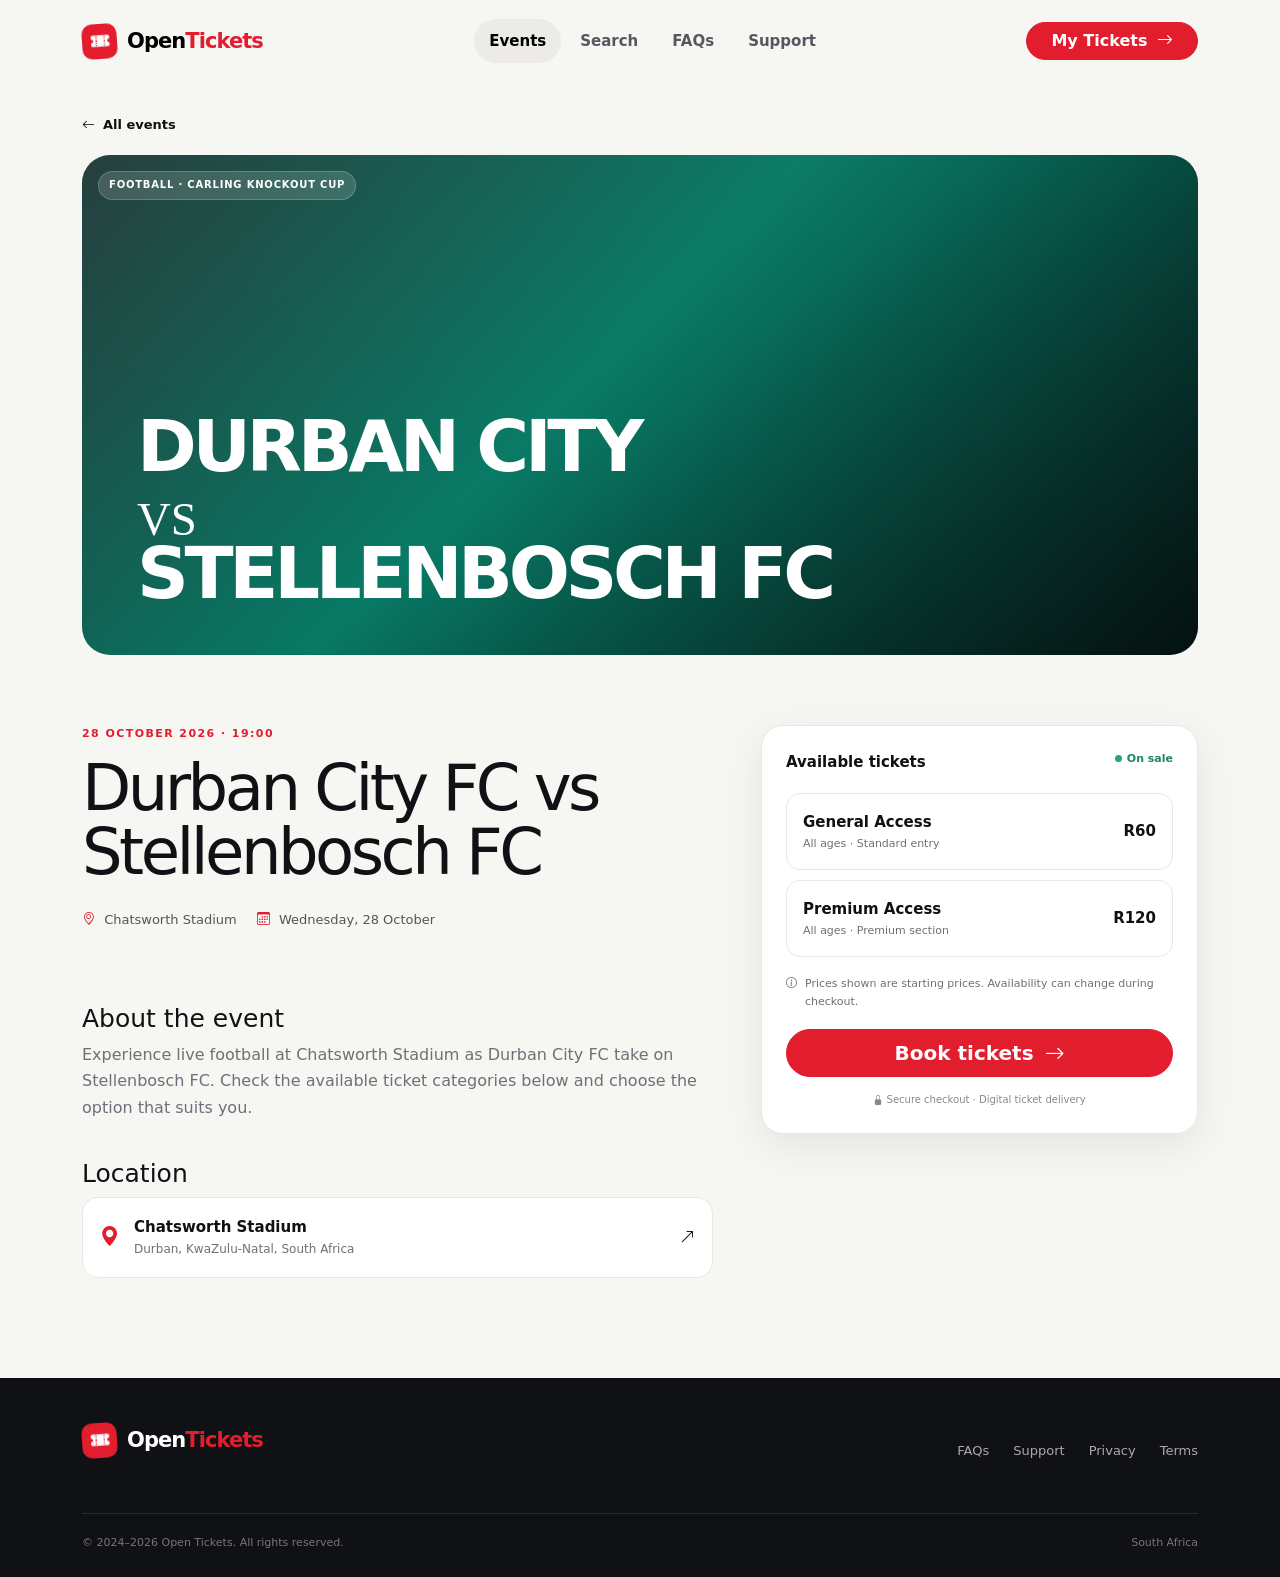
<file: event-detail.html>
<!doctype html>
<html lang="en">
<head>
  <meta charset="utf-8"><meta name="viewport" content="width=device-width, initial-scale=1">
  <title>Event Detail | OpenTickets</title>
  <link href="https://cdn.jsdelivr.net/npm/bootstrap@5.3.3/dist/css/bootstrap.min.css" rel="stylesheet">
  <link href="https://cdn.jsdelivr.net/npm/bootstrap-icons@1.11.3/font/bootstrap-icons.min.css" rel="stylesheet">
  <link rel="stylesheet" href="assets/css/style.css">
</head>
<body>
<header class="site-header" id="siteHeader"><nav class="navbar navbar-expand-lg"><div class="container">
<a class="navbar-brand brand" href="index.html"><span class="brand-mark"><i class="bi bi-ticket-perforated-fill"></i></span><span>Open<span>Tickets</span></span></a>
<button class="navbar-toggler border-0 shadow-none" type="button" data-bs-toggle="collapse" data-bs-target="#mainNav"><i class="bi bi-list fs-2"></i></button>
<div class="collapse navbar-collapse" id="mainNav"><ul class="navbar-nav mx-auto gap-lg-1"><li class="nav-item"><a class="nav-link active" href="index.html">Events</a></li><li class="nav-item"><a class="nav-link" href="search-results.html">Search</a></li><li class="nav-item"><a class="nav-link" href="faqs.html">FAQs</a></li><li class="nav-item"><a class="nav-link" href="#">Support</a></li></ul><a class="btn btn-primary rounded-pill px-4" href="#">My Tickets <i class="bi bi-arrow-right ms-1"></i></a></div>
</div></nav></header>

<main class="event-detail-page">
<section class="detail-hero"><div class="container"><a href="index.html" class="back-link"><i class="bi bi-arrow-left"></i> All events</a><div class="detail-visual event-image event-image--stadium"><span class="category-pill">Football · Carling Knockout Cup</span><div class="art-label">DURBAN CITY<br><span>VS</span><br>STELLENBOSCH FC</div></div></div></section>
<section class="detail-content"><div class="container"><div class="row g-5 align-items-start">
<div class="col-lg-7">
  <span class="eyebrow">28 October 2026 · 19:00</span><h1>Durban City FC vs Stellenbosch FC</h1>
  <div class="meta-row"><span><i class="bi bi-geo-alt"></i> Chatsworth Stadium</span><span><i class="bi bi-calendar3"></i> Wednesday, 28 October</span></div>
  <hr>
  <h2>About the event</h2>
  <p>Experience live football at Chatsworth Stadium as Durban City FC take on Stellenbosch FC. Check the available ticket categories below and choose the option that suits you.</p>
  <h2>Location</h2><div class="location-card"><i class="bi bi-geo-alt-fill"></i><div><strong>Chatsworth Stadium</strong><span>Durban, KwaZulu-Natal, South Africa</span></div><a href="#" aria-label="View map"><i class="bi bi-arrow-up-right"></i></a></div>
</div>
<div class="col-lg-5"><aside class="booking-card"><div class="booking-head"><span>Available tickets</span><span class="status-dot">On sale</span></div>
<div class="ticket-option"><div><strong>General Access</strong><small>All ages · Standard entry</small></div><strong>R60</strong></div>
<div class="ticket-option"><div><strong>Premium Access</strong><small>All ages · Premium section</small></div><strong>R120</strong></div>
<div class="booking-note"><i class="bi bi-info-circle"></i><span>Prices shown are starting prices. Availability can change during checkout.</span></div>
<button class="btn btn-primary btn-lg w-100 rounded-pill">Book tickets <i class="bi bi-arrow-right ms-1"></i></button>
<div class="secure-note"><i class="bi bi-lock-fill"></i> Secure checkout · Digital ticket delivery</div>
</aside></div>
</div></div></section>
</main>
<footer class="site-footer"><div class="container"><div class="footer-main"><a class="brand brand--footer" href="index.html"><span class="brand-mark"><i class="bi bi-ticket-perforated-fill"></i></span><span>Open<span>Tickets</span></span></a><div class="footer-links"><a href="faqs.html">FAQs</a><a href="#">Support</a><a href="#">Privacy</a><a href="#">Terms</a></div></div><div class="footer-bottom"><span>© 2024–2026 Open Tickets. All rights reserved.</span><span>South Africa</span></div></div></footer>
<script src="https://cdn.jsdelivr.net/npm/bootstrap@5.3.3/dist/js/bootstrap.bundle.min.js"></script><script src="assets/js/main.js"></script>
</body></html>
</file>
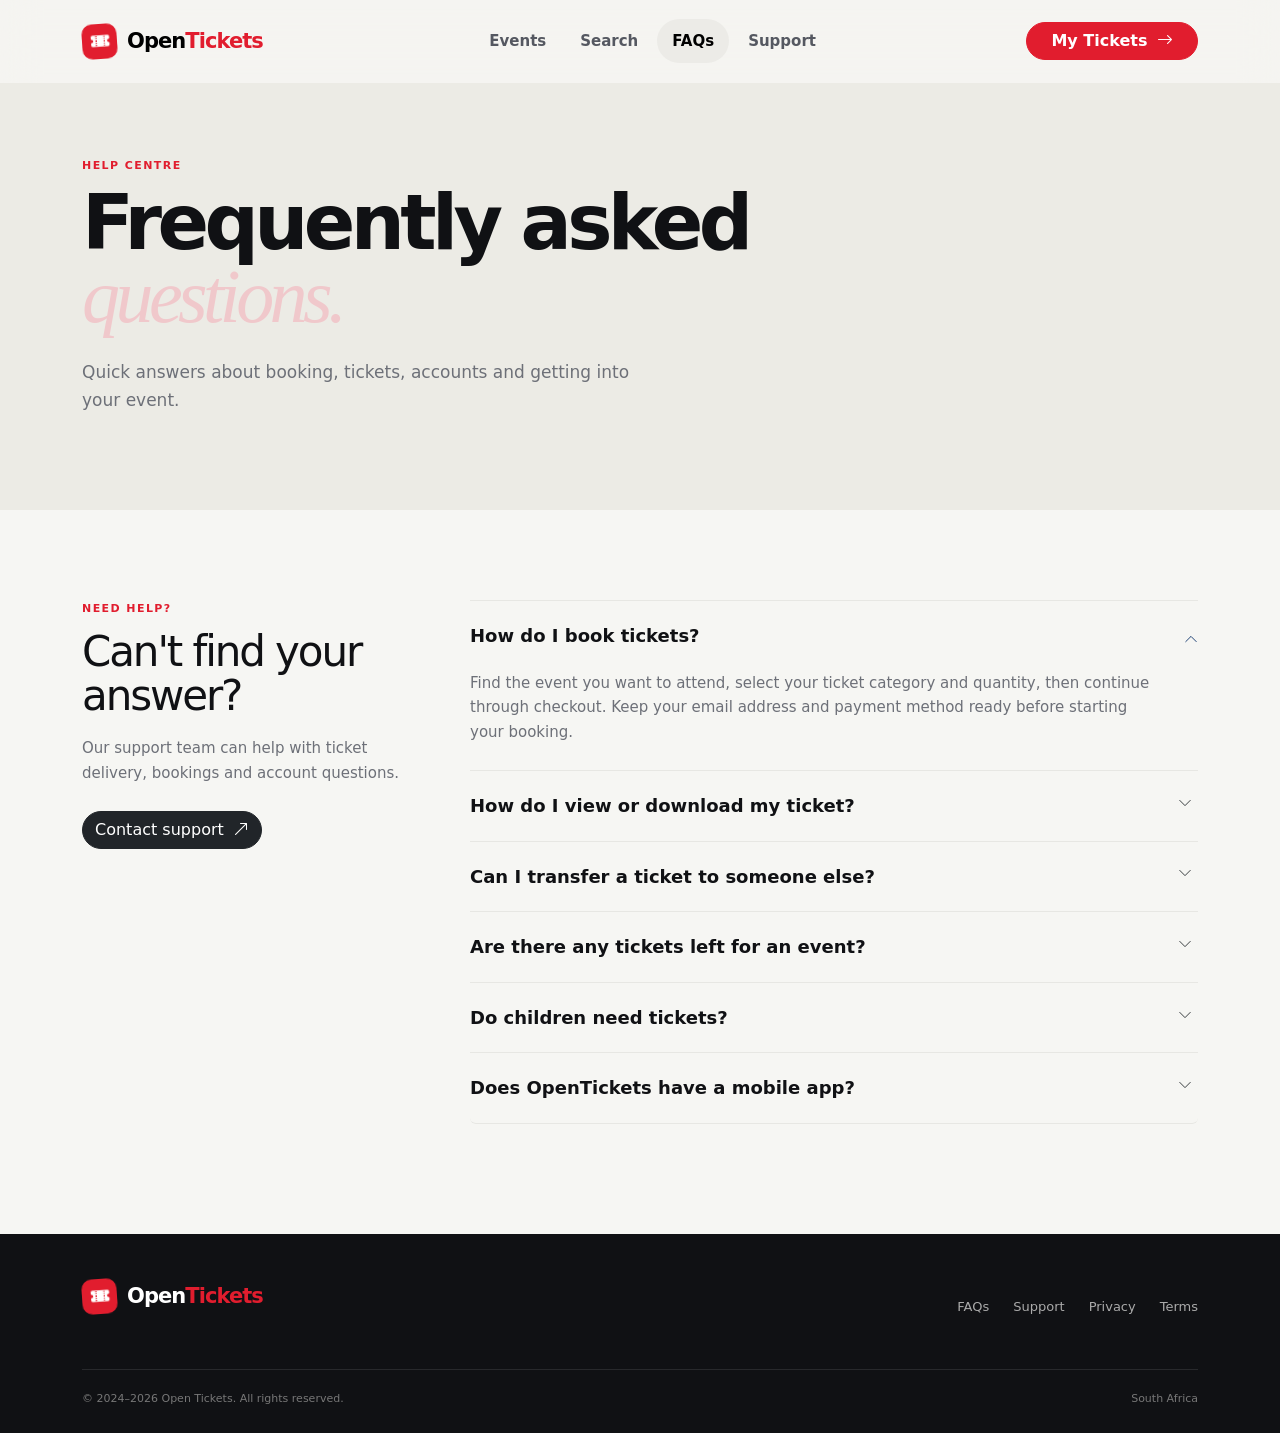
<file: faqs.html>
<!doctype html>
<html lang="en">
<head>
  <meta charset="utf-8"><meta name="viewport" content="width=device-width, initial-scale=1">
  <title>FAQs | OpenTickets</title>
  <link href="https://cdn.jsdelivr.net/npm/bootstrap@5.3.3/dist/css/bootstrap.min.css" rel="stylesheet">
  <link href="https://cdn.jsdelivr.net/npm/bootstrap-icons@1.11.3/font/bootstrap-icons.min.css" rel="stylesheet">
  <link rel="stylesheet" href="assets/css/style.css">
</head>
<body>
<header class="site-header" id="siteHeader"><nav class="navbar navbar-expand-lg" aria-label="Main navigation"><div class="container">
  <a class="navbar-brand brand" href="index.html"><span class="brand-mark"><i class="bi bi-ticket-perforated-fill"></i></span><span>Open<span>Tickets</span></span></a>
  <button class="navbar-toggler border-0 shadow-none" type="button" data-bs-toggle="collapse" data-bs-target="#mainNav"><i class="bi bi-list fs-2"></i></button>
  <div class="collapse navbar-collapse" id="mainNav"><ul class="navbar-nav mx-auto gap-lg-1"><li class="nav-item"><a class="nav-link" href="index.html">Events</a></li><li class="nav-item"><a class="nav-link" href="search-results.html">Search</a></li><li class="nav-item"><a class="nav-link active" href="faqs.html">FAQs</a></li><li class="nav-item"><a class="nav-link" href="#">Support</a></li></ul><a class="btn btn-primary rounded-pill px-4" href="#">My Tickets <i class="bi bi-arrow-right ms-1"></i></a></div>
</div></nav></header>

<main>
  <section class="page-hero"><div class="container"><span class="eyebrow">Help centre</span><h1>Frequently asked<br><em>questions.</em></h1><p>Quick answers about booking, tickets, accounts and getting into your event.</p></div></section>
  <section class="faq-section"><div class="container"><div class="row g-5">
    <div class="col-lg-4"><div class="faq-side"><span class="eyebrow">Need help?</span><h2>Can't find your answer?</h2><p>Our support team can help with ticket delivery, bookings and account questions.</p><a class="btn btn-dark rounded-pill" href="#">Contact support <i class="bi bi-arrow-up-right ms-1"></i></a></div></div>
    <div class="col-lg-8">
      <div class="accordion faq-accordion" id="faqAccordion">
        <div class="accordion-item"><h2 class="accordion-header"><button class="accordion-button" data-bs-toggle="collapse" data-bs-target="#faq1">How do I book tickets?</button></h2><div id="faq1" class="accordion-collapse collapse show" data-bs-parent="#faqAccordion"><div class="accordion-body">Find the event you want to attend, select your ticket category and quantity, then continue through checkout. Keep your email address and payment method ready before starting your booking.</div></div></div>
        <div class="accordion-item"><h2 class="accordion-header"><button class="accordion-button collapsed" data-bs-toggle="collapse" data-bs-target="#faq2">How do I view or download my ticket?</button></h2><div id="faq2" class="accordion-collapse collapse" data-bs-parent="#faqAccordion"><div class="accordion-body">After successful payment, your order confirmation and ticket options are sent to the email address used during checkout. Digital tickets can also be accessed from your account where available.</div></div></div>
        <div class="accordion-item"><h2 class="accordion-header"><button class="accordion-button collapsed" data-bs-toggle="collapse" data-bs-target="#faq3">Can I transfer a ticket to someone else?</button></h2><div id="faq3" class="accordion-collapse collapse" data-bs-parent="#faqAccordion"><div class="accordion-body">For eligible tickets, open your ticket confirmation and use the Transfer Tickets option. Enter the recipient's email address and follow the confirmation steps.</div></div></div>
        <div class="accordion-item"><h2 class="accordion-header"><button class="accordion-button collapsed" data-bs-toggle="collapse" data-bs-target="#faq4">Are there any tickets left for an event?</button></h2><div id="faq4" class="accordion-collapse collapse" data-bs-parent="#faqAccordion"><div class="accordion-body">If a ticket category can still be selected and added to your cart, tickets are available for purchase. Availability can change quickly.</div></div></div>
        <div class="accordion-item"><h2 class="accordion-header"><button class="accordion-button collapsed" data-bs-toggle="collapse" data-bs-target="#faq5">Do children need tickets?</button></h2><div id="faq5" class="accordion-collapse collapse" data-bs-parent="#faqAccordion"><div class="accordion-body">Ticket requirements depend on the event. For football matches, every attendee requires a valid ticket, including children under six. Always check the individual event information.</div></div></div>
        <div class="accordion-item"><h2 class="accordion-header"><button class="accordion-button collapsed" data-bs-toggle="collapse" data-bs-target="#faq6">Does OpenTickets have a mobile app?</button></h2><div id="faq6" class="accordion-collapse collapse" data-bs-parent="#faqAccordion"><div class="accordion-body">OpenTickets currently provides ticket access through the website and digital delivery channels rather than a dedicated mobile app.</div></div></div>
      </div>
    </div>
  </div></div></section>
</main>

<footer class="site-footer"><div class="container"><div class="footer-main"><a class="brand brand--footer" href="index.html"><span class="brand-mark"><i class="bi bi-ticket-perforated-fill"></i></span><span>Open<span>Tickets</span></span></a><div class="footer-links"><a href="faqs.html">FAQs</a><a href="#">Support</a><a href="#">Privacy</a><a href="#">Terms</a></div></div><div class="footer-bottom"><span>© 2024–2026 Open Tickets. All rights reserved.</span><span>South Africa</span></div></div></footer>
<script src="https://cdn.jsdelivr.net/npm/bootstrap@5.3.3/dist/js/bootstrap.bundle.min.js"></script><script src="assets/js/main.js"></script>
</body></html>
</file>
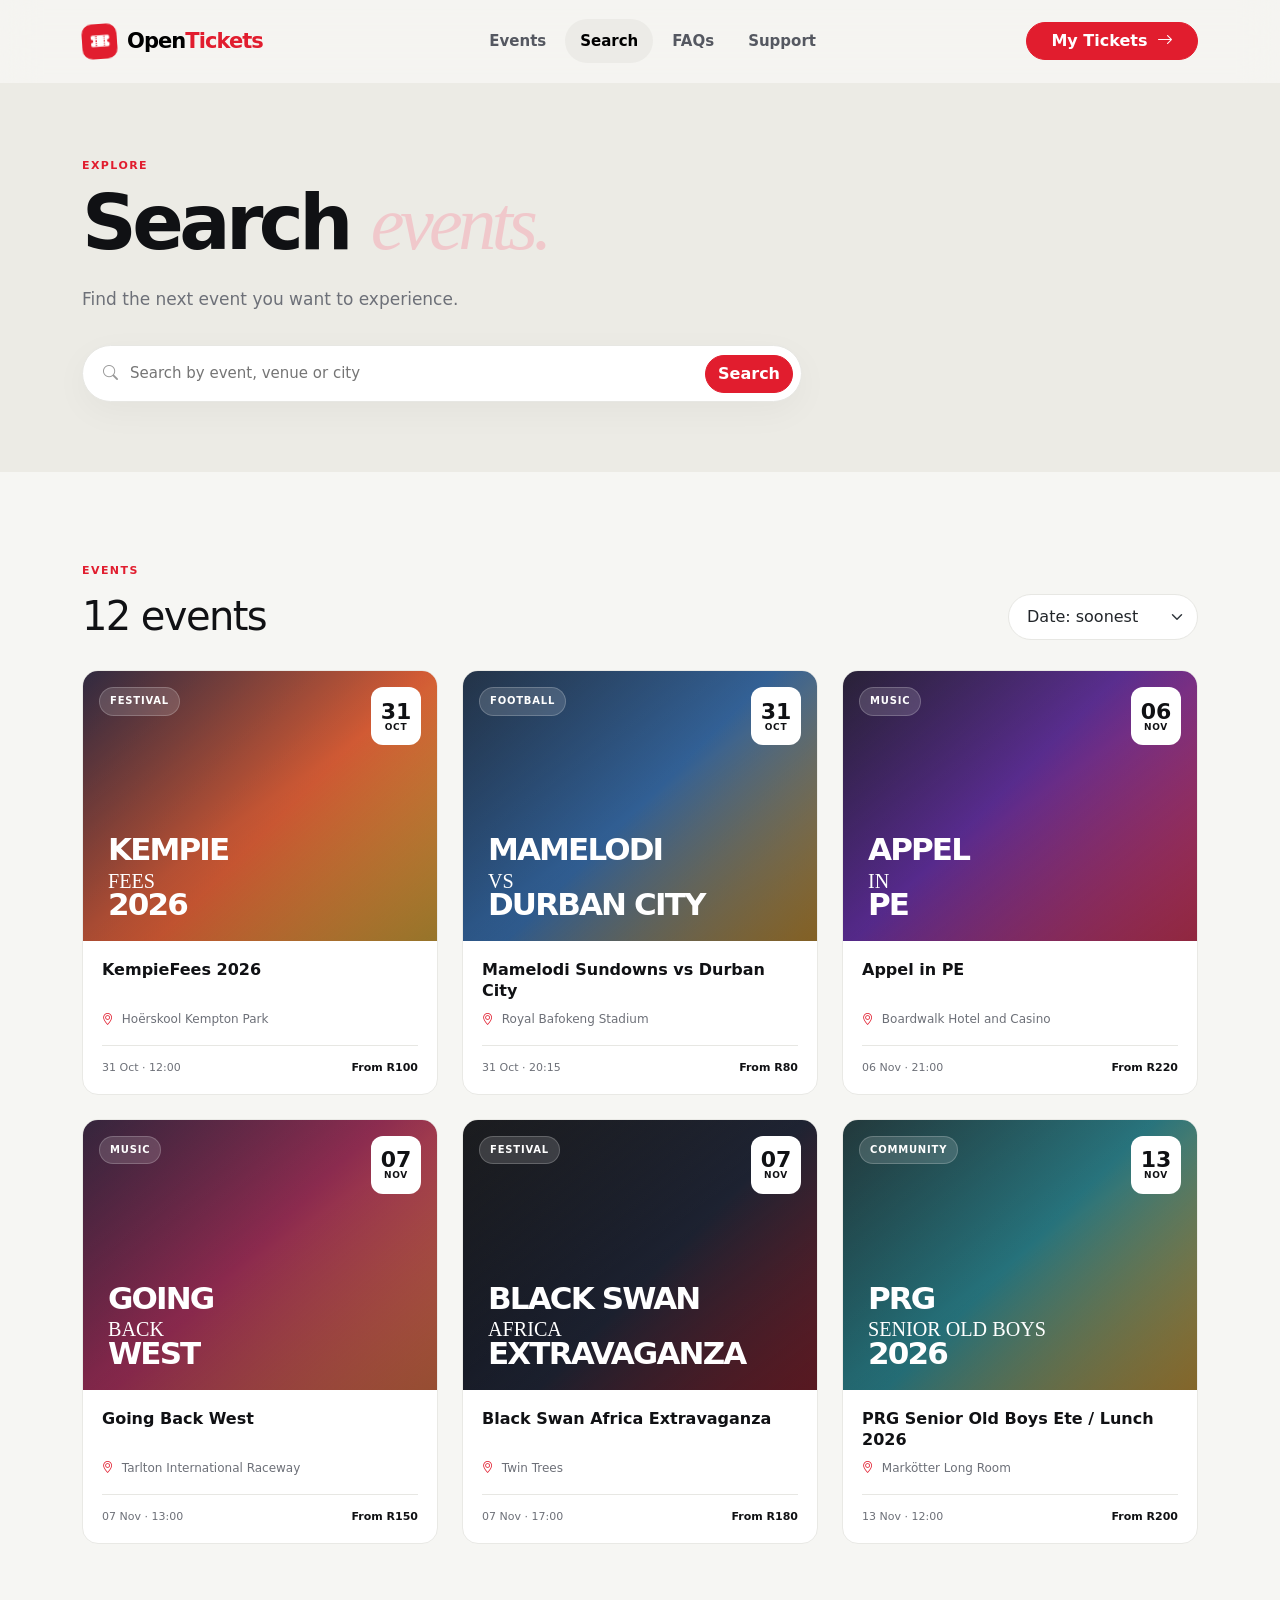
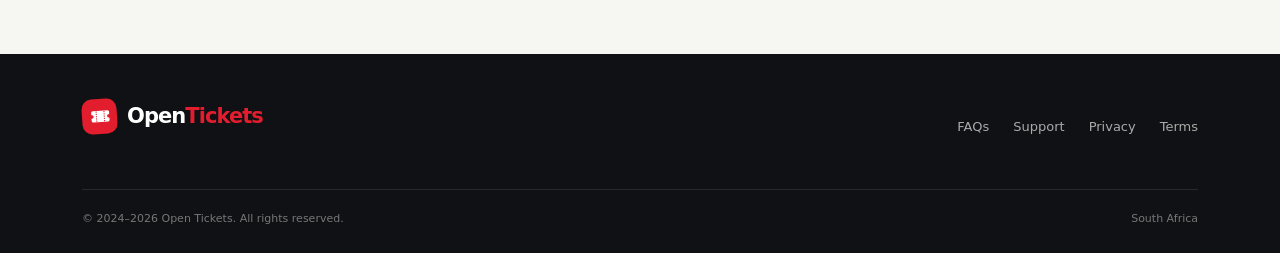
<file: search-results.html>
<!doctype html>
<html lang="en">
<head>
  <meta charset="utf-8"><meta name="viewport" content="width=device-width, initial-scale=1">
  <title>Search Events | OpenTickets</title>
  <link href="https://cdn.jsdelivr.net/npm/bootstrap@5.3.3/dist/css/bootstrap.min.css" rel="stylesheet">
  <link href="https://cdn.jsdelivr.net/npm/bootstrap-icons@1.11.3/font/bootstrap-icons.min.css" rel="stylesheet">
  <link rel="stylesheet" href="assets/css/style.css">
</head>
<body>
<header class="site-header" id="siteHeader"><nav class="navbar navbar-expand-lg"><div class="container">
<a class="navbar-brand brand" href="index.html"><span class="brand-mark"><i class="bi bi-ticket-perforated-fill"></i></span><span>Open<span>Tickets</span></span></a>
<button class="navbar-toggler border-0 shadow-none" type="button" data-bs-toggle="collapse" data-bs-target="#mainNav"><i class="bi bi-list fs-2"></i></button>
<div class="collapse navbar-collapse" id="mainNav"><ul class="navbar-nav mx-auto gap-lg-1"><li class="nav-item"><a class="nav-link" href="index.html">Events</a></li><li class="nav-item"><a class="nav-link active" href="search-results.html">Search</a></li><li class="nav-item"><a class="nav-link" href="faqs.html">FAQs</a></li><li class="nav-item"><a class="nav-link" href="#">Support</a></li></ul><a class="btn btn-primary rounded-pill px-4" href="#">My Tickets <i class="bi bi-arrow-right ms-1"></i></a></div>
</div></nav></header>

<main><section class="page-hero page-hero--compact"><div class="container"><span class="eyebrow">Explore</span><h1>Search <em>events.</em></h1><p>Find the next event you want to experience.</p>
<form class="search-box" id="searchForm"><i class="bi bi-search"></i><input id="searchInput" type="search" placeholder="Search by event, venue or city" aria-label="Search events"><button class="btn btn-primary rounded-pill" type="submit">Search</button></form></div></section>
<section class="results-section"><div class="container"><div class="results-head"><div><span class="eyebrow">Events</span><h2 id="resultCount">12 events</h2></div><select class="form-select sort-select" id="sortSelect" aria-label="Sort events"><option value="date">Date: soonest</option><option value="name">Name: A–Z</option></select></div>
<div class="row g-4" id="resultsGrid">
  <div class="col-sm-6 col-lg-4 result-item" data-name="KempieFees 2026" data-date="20261031"><a href="event-detail.html" class="event-card"><div class="event-image event-image--festival"><span class="category-pill">Festival</span><span class="date-badge"><strong>31</strong><small>OCT</small></span><div class="art-label">KEMPIE<br><span>FEES</span><br>2026</div></div><div class="event-body"><h3>KempieFees 2026</h3><p><i class="bi bi-geo-alt"></i> Hoërskool Kempton Park</p><div class="event-footer"><span>31 Oct · 12:00</span><strong>From R100</strong></div></div></a></div>
  <div class="col-sm-6 col-lg-4 result-item" data-name="Mamelodi Sundowns vs Durban City" data-date="20261031"><a href="event-detail.html" class="event-card"><div class="event-image event-image--football"><span class="category-pill">Football</span><span class="date-badge"><strong>31</strong><small>OCT</small></span><div class="art-label">MAMELODI<br><span>VS</span><br>DURBAN CITY</div></div><div class="event-body"><h3>Mamelodi Sundowns vs Durban City</h3><p><i class="bi bi-geo-alt"></i> Royal Bafokeng Stadium</p><div class="event-footer"><span>31 Oct · 20:15</span><strong>From R80</strong></div></div></a></div>
  <div class="col-sm-6 col-lg-4 result-item" data-name="Appel in PE" data-date="20261106"><a href="event-detail.html" class="event-card"><div class="event-image event-image--concert"><span class="category-pill">Music</span><span class="date-badge"><strong>06</strong><small>NOV</small></span><div class="art-label">APPEL<br><span>IN</span><br>PE</div></div><div class="event-body"><h3>Appel in PE</h3><p><i class="bi bi-geo-alt"></i> Boardwalk Hotel and Casino</p><div class="event-footer"><span>06 Nov · 21:00</span><strong>From R220</strong></div></div></a></div>
  <div class="col-sm-6 col-lg-4 result-item" data-name="Going Back West" data-date="20261107"><a href="event-detail.html" class="event-card"><div class="event-image event-image--music"><span class="category-pill">Music</span><span class="date-badge"><strong>07</strong><small>NOV</small></span><div class="art-label">GOING<br><span>BACK</span><br>WEST</div></div><div class="event-body"><h3>Going Back West</h3><p><i class="bi bi-geo-alt"></i> Tarlton International Raceway</p><div class="event-footer"><span>07 Nov · 13:00</span><strong>From R150</strong></div></div></a></div>
  <div class="col-sm-6 col-lg-4 result-item" data-name="Black Swan Africa Extravaganza" data-date="20261107"><a href="event-detail.html" class="event-card"><div class="event-image event-image--black"><span class="category-pill">Festival</span><span class="date-badge"><strong>07</strong><small>NOV</small></span><div class="art-label">BLACK SWAN<br><span>AFRICA</span><br>EXTRAVAGANZA</div></div><div class="event-body"><h3>Black Swan Africa Extravaganza</h3><p><i class="bi bi-geo-alt"></i> Twin Trees</p><div class="event-footer"><span>07 Nov · 17:00</span><strong>From R180</strong></div></div></a></div>
  <div class="col-sm-6 col-lg-4 result-item" data-name="PRG Senior Old Boys Ete Lunch 2026" data-date="20261113"><a href="event-detail.html" class="event-card"><div class="event-image event-image--community"><span class="category-pill">Community</span><span class="date-badge"><strong>13</strong><small>NOV</small></span><div class="art-label">PRG<br><span>SENIOR OLD BOYS</span><br>2026</div></div><div class="event-body"><h3>PRG Senior Old Boys Ete / Lunch 2026</h3><p><i class="bi bi-geo-alt"></i> Markötter Long Room</p><div class="event-footer"><span>13 Nov · 12:00</span><strong>From R200</strong></div></div></a></div>
</div></div></section></main>
<footer class="site-footer"><div class="container"><div class="footer-main"><a class="brand brand--footer" href="index.html"><span class="brand-mark"><i class="bi bi-ticket-perforated-fill"></i></span><span>Open<span>Tickets</span></span></a><div class="footer-links"><a href="faqs.html">FAQs</a><a href="#">Support</a><a href="#">Privacy</a><a href="#">Terms</a></div></div><div class="footer-bottom"><span>© 2024–2026 Open Tickets. All rights reserved.</span><span>South Africa</span></div></div></footer>
<script src="https://cdn.jsdelivr.net/npm/bootstrap@5.3.3/dist/js/bootstrap.bundle.min.js"></script><script src="assets/js/main.js"></script>
</body></html>
</file>
<file: assets/css/style.css>
:root{
  --color-primary:#e11d2e;
  --color-primary-dark:#b91322;
  --color-ink:#101114;
  --color-muted:#6d7078;
  --color-bg:#f6f6f3;
  --color-surface:#ffffff;
  --color-line:#e7e7e3;
  --color-soft:#efeee9;
  --color-white:#fff;
  --font-body:Inter,ui-sans-serif,system-ui,-apple-system,BlinkMacSystemFont,"Segoe UI",sans-serif;
  --font-display:Georgia,"Times New Roman",serif;
  --header-height:82px;
  --radius-lg:24px;
  --radius-md:16px;
  --shadow-card:0 12px 40px rgba(16,17,20,.08);
}
*{box-sizing:border-box}
html{scroll-behavior:smooth}
body{margin:0;background:var(--color-bg);color:var(--color-ink);font-family:var(--font-body);font-size:15px;line-height:1.65}
a{text-decoration:none;color:inherit}
img{max-width:100%;display:block}
.site-header{position:fixed;inset:0 0 auto;z-index:1030;background:rgba(246,246,243,.86);backdrop-filter:blur(18px);border-bottom:1px solid transparent;transition:.28s ease}
.site-header.is-scrolled{background:rgba(255,255,255,.96);border-color:var(--color-line);box-shadow:0 5px 22px rgba(0,0,0,.04)}
.navbar{height:var(--header-height);transition:height .28s ease}
.site-header.is-scrolled .navbar{height:64px}
.brand{display:inline-flex;align-items:center;gap:10px;font-weight:800;letter-spacing:-.045em;font-size:21px}
.brand>span:last-child>span{color:var(--color-primary)}
.brand-mark{display:grid;place-items:center;width:35px;height:35px;border-radius:10px;background:var(--color-primary);color:#fff;font-size:18px;transform:rotate(-4deg)}
.nav-link{font-weight:600;color:#555861;padding:10px 15px!important;border-radius:30px}
.nav-link:hover,.nav-link.active{color:var(--color-ink);background:#ecebe7}
.icon-btn{border:0;background:transparent;width:42px;height:42px;border-radius:50%;font-size:17px}
.icon-btn:hover{background:#ecebe7}
.btn-primary{--bs-btn-bg:var(--color-primary);--bs-btn-border-color:var(--color-primary);--bs-btn-hover-bg:var(--color-primary-dark);--bs-btn-hover-border-color:var(--color-primary-dark);font-weight:700}
.hero{padding:calc(var(--header-height) + 36px) 0 44px}
.hero-shell{min-height:590px;background:#17181c;border-radius:32px;overflow:hidden;position:relative;color:#fff;display:flex;align-items:center}
.hero-copy{position:relative;z-index:2;width:55%;padding:75px}
.eyebrow{text-transform:uppercase;letter-spacing:.13em;font-size:11px;font-weight:800;color:var(--color-primary);display:block;margin-bottom:12px}
.hero .eyebrow{color:#f5b2b8}
.hero h1,.page-hero h1{font-size:clamp(48px,6vw,84px);line-height:.96;letter-spacing:-.06em;margin:0 0 25px;font-weight:800}
.hero h1 em,.page-hero h1 em{font-family:var(--font-display);font-weight:400;color:#f0c8cb}
.hero-copy p{font-size:17px;color:#c5c6ca;max-width:500px;margin-bottom:30px}
.hero-actions{display:flex;align-items:center;gap:25px}
.text-link{font-weight:750;display:inline-flex;align-items:center;gap:8px}
.text-link:hover{color:var(--color-primary)}
.hero .text-link{color:#fff}
.hero-art{position:absolute;right:0;top:0;width:53%;height:100%;overflow:hidden;background:radial-gradient(circle at 50% 45%,#4b1f27 0,#17181c 55%)}
.hero-glow{position:absolute;width:430px;height:430px;border-radius:50%;background:#e11d2e;filter:blur(100px);opacity:.22;right:10%;top:18%}
.ticket-stack{position:absolute;width:430px;height:300px;right:15%;top:26%;transform:rotate(-8deg)}
.ticket{position:absolute;inset:0;border-radius:24px;clip-path:polygon(0 0,100% 0,100% 100%,0 100%,0 60%,3% 57%,0 54%)}
.ticket-back{background:#d5d2c8;transform:rotate(12deg) translate(45px,20px);opacity:.75}
.ticket-front{background:linear-gradient(135deg,#f4e7d7,#dcb3a7 60%,#a54b51);padding:28px;color:#17181c;box-shadow:0 30px 60px rgba(0,0,0,.3)}
.ticket-top{display:flex;justify-content:space-between;font-size:11px;font-weight:900;letter-spacing:.12em}
.ticket-event{font-size:57px;line-height:.83;font-weight:900;letter-spacing:-.07em;margin-top:45px}
.ticket-meta{position:absolute;left:28px;right:28px;bottom:25px;display:flex;justify-content:space-between;font-size:10px;font-weight:900;letter-spacing:.12em}
.floating-note{position:absolute;background:rgba(255,255,255,.1);border:1px solid rgba(255,255,255,.14);backdrop-filter:blur(12px);padding:10px 14px;border-radius:30px;font-size:12px;font-weight:700}
.note-one{top:19%;right:8%}.note-two{bottom:17%;right:13%}
.event-section{padding:70px 0 100px}
.section-heading{display:flex;align-items:end;justify-content:space-between;margin-bottom:28px}
.section-heading h2,.trust-strip h2,.faq-side h2{font-size:42px;line-height:1.05;letter-spacing:-.05em;margin:0}
.filter-bar{display:flex;gap:8px;overflow:auto;padding-bottom:20px;margin-bottom:4px}
.filter-btn{border:1px solid var(--color-line);background:#fff;border-radius:30px;padding:9px 17px;font-weight:700;white-space:nowrap}
.filter-btn.active,.filter-btn:hover{background:var(--color-ink);color:#fff;border-color:var(--color-ink)}
.event-card{display:block;background:#fff;border-radius:var(--radius-md);overflow:hidden;border:1px solid #e9e9e5;transition:transform .25s ease,box-shadow .25s ease}
.event-card:hover{transform:translateY(-5px);box-shadow:var(--shadow-card)}
.event-image{height:270px;position:relative;overflow:hidden;color:#fff;background:#222}
.event-image:before{content:"";position:absolute;inset:0;background:linear-gradient(145deg,rgba(255,255,255,.08),transparent 50%,rgba(0,0,0,.38))}
.event-image--stadium{background:linear-gradient(135deg,#142f2d,#087a65 45%,#071c1b)}
.event-image--football{background:linear-gradient(135deg,#112238,#315f94 50%,#d39b3a)}
.event-image--music{background:linear-gradient(135deg,#24132c,#8a294d 48%,#f27d50)}
.event-image--festival{background:linear-gradient(135deg,#1f1830,#d15a34 55%,#f2bb43)}
.event-image--concert{background:linear-gradient(135deg,#170f26,#562a8c 45%,#e93f65)}
.event-image--black{background:linear-gradient(135deg,#08090c,#1d2231 55%,#8d2734)}
.event-image--community{background:linear-gradient(135deg,#10282b,#26727b 50%,#d4a443)}
.art-label{position:absolute;left:25px;bottom:23px;font-size:31px;line-height:.88;font-weight:900;letter-spacing:-.06em;z-index:1}
.art-label span{font-family:var(--font-display);font-weight:400;font-size:.65em;letter-spacing:0}
.category-pill{position:absolute;top:16px;left:16px;z-index:2;background:rgba(255,255,255,.15);border:1px solid rgba(255,255,255,.2);backdrop-filter:blur(8px);border-radius:30px;padding:5px 10px;font-size:10px;text-transform:uppercase;font-weight:800;letter-spacing:.08em}
.date-badge{position:absolute;right:16px;top:16px;z-index:2;background:#fff;color:var(--color-ink);width:50px;height:58px;border-radius:12px;display:grid;place-content:center;text-align:center;line-height:1}
.date-badge strong{font-size:22px}.date-badge small{font-size:9px;font-weight:800;letter-spacing:.08em}
.event-body{padding:19px 19px 17px}
.event-body h3{font-size:16px;line-height:1.3;margin:0 0 8px;font-weight:800;min-height:42px}
.event-body p{color:var(--color-muted);font-size:12px;margin:0 0 15px;white-space:nowrap;overflow:hidden;text-overflow:ellipsis}
.event-body p i{margin-right:4px;color:var(--color-primary)}
.event-footer{display:flex;justify-content:space-between;align-items:center;padding-top:13px;border-top:1px solid var(--color-line);font-size:11px;color:var(--color-muted)}
.event-footer strong{color:var(--color-ink)}
.trust-strip{padding:75px 0;background:#17181c;color:#fff}
.trust-strip h2{font-size:38px;max-width:440px}
.trust-grid{display:grid;grid-template-columns:repeat(3,1fr);gap:20px}
.trust-grid>div{padding:22px;border:1px solid rgba(255,255,255,.12);border-radius:18px}
.trust-grid i{font-size:22px;color:#f0a0a7;display:block;margin-bottom:30px}
.trust-grid strong,.trust-grid span{display:block}.trust-grid span{color:#aaa;font-size:12px;margin-top:5px}
.site-footer{background:#101114;color:#fff;padding:45px 0 25px}
.brand--footer{margin-bottom:20px}.footer-main{display:flex;justify-content:space-between;align-items:center;padding-bottom:35px;border-bottom:1px solid rgba(255,255,255,.1)}
.footer-links{display:flex;gap:24px;color:#aaa;font-size:13px}.footer-links a:hover{color:#fff}
.footer-bottom{display:flex;justify-content:space-between;padding-top:20px;color:#777;font-size:11px}
.page-hero{padding:calc(var(--header-height) + 75px) 0 80px;background:#ecebe5}
.page-hero h1{font-size:clamp(50px,6vw,76px);max-width:750px}.page-hero p{max-width:580px;color:var(--color-muted);font-size:17px}
.faq-section,.results-section{padding:90px 0 110px}
.faq-side{position:sticky;top:110px}.faq-side p{color:var(--color-muted);max-width:390px;margin:18px 0 25px}
.faq-accordion{border-top:1px solid var(--color-line)}
.accordion-item{background:transparent;border:0;border-bottom:1px solid var(--color-line)}
.accordion-button{background:transparent!important;color:var(--color-ink)!important;box-shadow:none!important;font-size:18px;font-weight:750;padding:24px 0}
.accordion-button:after{background-size:14px}
.accordion-body{padding:0 45px 25px 0;color:var(--color-muted);max-width:760px}
.page-hero--compact{padding-bottom:70px}
.search-box{max-width:720px;background:#fff;border:1px solid var(--color-line);padding:7px 8px 7px 20px;border-radius:50px;display:flex;align-items:center;margin-top:32px;box-shadow:0 10px 35px rgba(0,0,0,.04)}
.search-box i{color:#999}.search-box input{border:0;outline:0;background:transparent;flex:1;padding:8px 12px;font:inherit;min-width:0}
.results-head{display:flex;justify-content:space-between;align-items:end;margin-bottom:30px}.results-head h2{font-size:40px;letter-spacing:-.04em;margin:0}.sort-select{width:190px;border-radius:30px;padding:10px 18px;border-color:var(--color-line)}
.detail-hero{padding:calc(var(--header-height) + 30px) 0 0}.back-link{font-size:13px;font-weight:700;display:inline-flex;gap:8px;margin-bottom:20px}.detail-visual{height:500px;border-radius:28px}.detail-visual .art-label{font-size:72px;left:55px;bottom:50px}
.detail-content{padding:70px 0 100px}.detail-content h1{font-size:clamp(42px,5vw,64px);line-height:1;letter-spacing:-.055em;margin:0 0 25px}.detail-content h2{font-size:25px;margin-top:38px}.detail-content p{color:var(--color-muted);font-size:16px;max-width:760px}.meta-row{display:flex;flex-wrap:wrap;gap:20px;color:#555;font-size:13px}.meta-row i{color:var(--color-primary);margin-right:5px}.detail-content hr{border-color:var(--color-line);margin:35px 0}
.location-card{display:flex;align-items:center;gap:14px;background:#fff;border:1px solid var(--color-line);padding:17px;border-radius:16px}.location-card>i{font-size:20px;color:var(--color-primary)}.location-card div{display:flex;flex-direction:column}.location-card span{font-size:12px;color:var(--color-muted)}.location-card a{margin-left:auto}
.booking-card{background:#fff;border:1px solid var(--color-line);border-radius:22px;padding:24px;position:sticky;top:90px;box-shadow:var(--shadow-card)}
.booking-head{display:flex;justify-content:space-between;font-weight:800;margin-bottom:18px}.status-dot{font-size:11px;color:#20865b}.status-dot:before{content:"";display:inline-block;width:7px;height:7px;border-radius:50%;background:#29a66d;margin-right:5px}
.ticket-option{display:flex;justify-content:space-between;align-items:center;border:1px solid var(--color-line);border-radius:14px;padding:16px;margin-bottom:10px}.ticket-option div{display:flex;flex-direction:column}.ticket-option small{color:var(--color-muted);font-size:11px}.booking-note{font-size:11px;color:var(--color-muted);display:flex;gap:8px;margin:18px 0}.secure-note{text-align:center;font-size:10px;color:#888;margin-top:15px}
@media(max-width:991.98px){
  .hero-copy{width:65%;padding:55px}.hero-art{width:48%;opacity:.65}.hero-shell{min-height:560px}
  .trust-grid{grid-template-columns:1fr}.footer-main{align-items:flex-start;gap:30px}.footer-links{flex-wrap:wrap}
  .faq-side{position:static}.detail-visual{height:420px}.detail-visual .art-label{font-size:55px}.booking-card{position:static}
}
@media(max-width:767.98px){
  :root{--header-height:70px}
  .navbar{height:var(--header-height)}.site-header.is-scrolled .navbar{height:60px}
  .navbar-collapse{background:#fff;margin:8px -12px -8px;padding:12px;border-radius:0 0 18px 18px;box-shadow:0 15px 25px rgba(0,0,0,.08)}
  .hero{padding-top:calc(var(--header-height) + 18px)}.hero-shell{min-height:650px;border-radius:22px}.hero-copy{width:100%;padding:38px 28px;align-self:flex-start;padding-top:55px}.hero h1{font-size:51px}.hero-copy p{font-size:15px}
  .hero-art{width:100%;height:48%;top:auto;bottom:0;opacity:1}.ticket-stack{width:330px;height:230px;right:9%;top:14%}.ticket-event{font-size:43px;margin-top:32px}.note-one{top:12%;right:5%}.note-two{bottom:10%;left:6%;right:auto}
  .event-section,.faq-section,.results-section{padding:55px 0 70px}.section-heading h2,.trust-strip h2,.faq-side h2,.results-head h2{font-size:32px}
  .section-heading{align-items:start}.section-heading .text-link{font-size:12px}
  .event-image{height:235px}.trust-strip{padding:55px 0}.trust-grid{gap:10px}
  .page-hero{padding:calc(var(--header-height) + 50px) 0 55px}.page-hero h1{font-size:50px}.faq-accordion .accordion-button{font-size:16px}
  .search-box{border-radius:20px;padding:8px;flex-wrap:wrap}.search-box input{width:calc(100% - 30px);flex:1}.search-box button{width:100%;margin-top:5px}
  .results-head{align-items:start;gap:15px}.sort-select{width:155px;font-size:12px}
  .detail-hero{padding-top:calc(var(--header-height) + 15px)}.detail-visual{height:360px;border-radius:20px}.detail-visual .art-label{font-size:42px;left:28px;bottom:30px}.detail-content{padding:45px 0 70px}.detail-content h1{font-size:42px}
  .footer-main,.footer-bottom{flex-direction:column;gap:20px}.footer-links{gap:15px}
}
</file>
